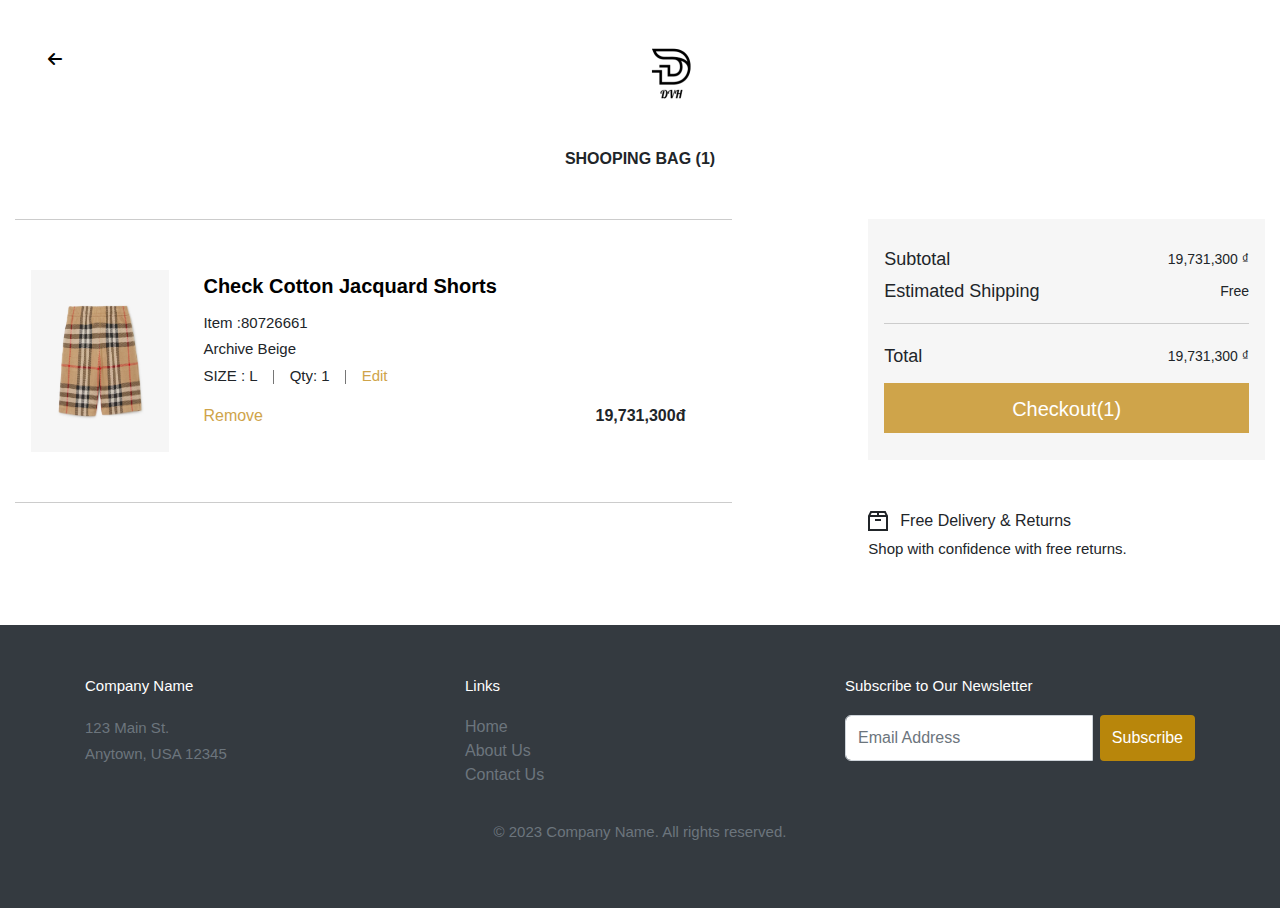
<file: cart.html>
<!doctype html>
<html lang="en">

<head>
  <title>Title</title>
  <!-- Required meta tags -->
  <meta charset="utf-8">
  <meta name="viewport" content="width=device-width, initial-scale=1, shrink-to-fit=no">

  <!-- Bootstrap CSS -->
  <link rel="stylesheet" href="https://stackpath.bootstrapcdn.com/bootstrap/4.3.1/css/bootstrap.min.css"
    integrity="sha384-ggOyR0iXCbMQv3Xipma34MD+dH/1fQ784/j6cY/iJTQUOhcWr7x9JvoRxT2MZw1T" crossorigin="anonymous">
  <link rel="stylesheet" href="assets/css/style.css">
  <link rel="stylesheet" href="icon/css/all.min.css">
</head>

<body>
  <div class="cart">
    <div class="header-cart my-5 d-flex">
      <div class="return pl-5">
        <a href=""><i class="fa-solid fa-arrow-left"></i></a>
      </div>
      <div class="cart-logo m-a text-center">
        <a href="index.html">
          <img src="images/logo/logo.png" alt="">
        </a>
      </div>
    </div>
    <div class="cart-shopping">
      <div class="container-fluid">
        <h1 class="text-center mb-5">SHOOPING BAG (1)</h1>
        <div class="row">
          <div class="col-lg-7">
            <div class="shopping_bag_left">
              <div class="row">
                <div class="col-xs-2 col-sm-2 col-md-2 col-lg-2 ml-3">
                  <div class="product-img">
                    <img src="images/detail/1.jpg" alt="">
                  </div>
                </div>
                <div class="col-xs-9 col-sm-9 col-md-9 col-lg-9 ">
                  <div class="right_name ml-5">
                    <div class="name_product">
                      <a href="">
                        <h2>Check Cotton Jacquard Shorts</h2>
                      </a>
                    </div>
                    <div class="item">
                      <p>Item :<span>80726661</span> </p>
                      <p>Archive Beige</p>
                    </div>
                    <div class="dvh_item d-flex">
                      <p class="dvh_itemGroud mr-3">SIZE : L</p>
                      <p class="dvh_itemGroud mr-3 ml-3">Qty: 1</p>
                      <p class="ml-3"><a class="yellow" data-toggle="modal" data-target="#myModal" href="">Edit</a>
                      <div class="modal" id="myModal">
                        <div class="modal-dialog">
                          <div class="modal-content">
                            <div class="modal-header">
                              <h1 class="modal-title">Edit Item</h1>
                              <button type="button" class="close" data-dismiss="modal">×</button>
                            </div>
                            <div class="modal-body">
                              <div class="container">
                                <div class="row">
                                  <div class="col-xs-5 col-sm-5 col-md-5 col-lg-5">
                                    <img src="images/detail/1.jpg" alt="" width="100%">
                                  </div>
                                  <div class="col-xs-7 col-sm-7 col-md-7 col-lg-7">
                                    <div class="product-content">
                                      <h4 class="product-title">Check Cotton
                                        Jacquard Shorts</h4>
                                      <div class="product-detail bode">
                                        <div class="color-picker__info">
                                          <span class="color-picker__text">Colour
                                            <!-- -->:
                                          </span><span class="color-picker__label">Archive
                                            Beige</span>
                                        </div>
                                        <div class="color-picker__swatch-container">
                                          <div class="color-picker__swatches">
                                            <div class="swatch">
                                              <a role="link" aria-label="Archive beige"
                                                class="swatch__link swatch__link swatch__link--selected"
                                                href="/check-cotton-jacquard-shorts-p80726661">
                                                <span class="swatch__link-color"
                                                  style="background-image: url('images/detail/color1.jpg');">
                                                </span>
                                              </a>
                                            </div>
                                            <div class="swatch">
                                              <a role="link" aria-label="White/dark blue" class="swatch__link"
                                                href="/check-cotton-jacquard-shorts-p80706701">
                                                <span class="swatch__link-color"
                                                  style="background-image: url('images/detail/color2.jpg');">
                                                </span>
                                              </a>
                                            </div>
                                          </div>
                                        </div>
                                      </div>
                                      <div class="size bode">
                                        <div class="detail_size mt-4">
                                          <div class="row">
                                            <div class="col-lg-2">
                                              <p>SIZE :</p>
                                            </div>
                                            <div class="col-lg-10">
                                              <div class="row size_s">
                                                <div class="btn-group btn-group-toggle" data-toggle="buttons">
                                                  <label class="btn btn-outline-dark active">
                                                    <input type="radio" name="options" id="option1" autocomplete="off"
                                                      checked>
                                                    S
                                                  </label>
                                                  <label class="btn btn-outline-dark">
                                                    <input type="radio" name="options" id="option2" autocomplete="off">
                                                    M
                                                  </label>
                                                  <label class="btn btn-outline-dark">
                                                    <input type="radio" name="options" id="option3" autocomplete="off">
                                                    L
                                                  </label>
                                                  <label class="btn btn-outline-dark">
                                                    <input type="radio" name="options" id="option2" autocomplete="off">
                                                    XL
                                                  </label>
                                                  <label class="btn btn-outline-dark">
                                                    <input type="radio" name="options" id="option2" autocomplete="off">
                                                    XXL
                                                  </label>
                                                </div>
                                              </div>
                                            </div>
                                          </div>
                                        </div>
                                      </div>
                                      <div class="purchase-info d-flex save_dvh bode">
                                        <div class="purchase-info bode">
                                          <div class="purchase mt-4">
                                            <p>QUANTITY :</p>
                                            <div class="product-quantity">
                                              <button class="decrease">-</button>
                                              <input type="text" class="quantity" value="1">
                                              <button class="increase">+</button>
                                            </div>
                                          </div>
                                        </div>
                                        <div class="save mt-4">
                                          <button type="button" class="btn btn-outline-warning" data-toggle="button"
                                            aria-pressed="false" autocomplete="off">
                                            Save
                                          </button>
                                        </div>
                                      </div>
                                    </div>
                                  </div>
                                </div>
                              </div>
                            </div>
                          </div>
                        </div>
                      </div>
                      </p>
                    </div>
                    <div class="create_delete d-flex">
                      <div class="delete_product">
                        <a href="">
                          Remove
                        </a>
                      </div>
                      <div class="price">
                        <strong>19,731,300đ</strong>
                      </div>
                    </div>
                  </div>

                </div>

              </div>
            </div>

          </div>
          <div class="col-lg-1"></div>
          <div class="col-lg-4">
            <div class="shopping-bag_columnBlock__aUQEU">
              <div class="shopping-bag_shoppingBagTotals__9AP_7 mb-5">
                <ul>
                  <li class="totals_totalsItem__AQ7UZ">
                    <span class="totals_totalsItemName__S232F">Subtotal</span>
                    <span class="totals_totalsItemValue__NEENh" style="visibility: visible;">‌19,731,300 ₫</span>
                  </li>
                  <li class="totals_totalsItem__AQ7UZ mb-3">
                    <span class="totals_totalsItemName__S232F">Estimated Shipping</span>
                    <span class="totals_totalsItemValue__NEENh">Free</span>
                  </li>
                  <li class="totals_totalsItem__AQ7UZ">
                    <span class="totals_totalsItemName__S232F">Total</span>
                    <span class="totals_totalsItemValue__NEENh" style="visibility: visible;">‌19,731,300 ₫</span>
                  </li>
                </ul>
                <div class="default-cta-button_checkoutButtonWrapper__mq0PV">
                  <a href="payment.html">
                    <button class=" css-1at524u e6yz8z0" type="button">Checkout(1)</button>
                  </a>

                </div>
              </div>
            </div>
            <div class="shopping-bag_columnBlock__aUQEU">
              <div class="delivery-and-returns_deliveryAndReturns__bkhnu shopping-bag_deliveryAndReturns__Cqe8g">
                <div class="default_deliveryAndReturnsTitle__z6atJ d-flex">
                  <span class="icon icon--glyph-delivery icon--size-none">
                    <svg class="icon__content" viewBox="0 0 1 1" focusable="false" width="20" height="20">
                      <title>delivery</title>
                      <path
                        d="M.06.12L0 .24V1h1V.24L.94.12.88 0H.12L.06.12m.1.03A.52.52 0 00.13.2h.32V.1H.18L.16.15m.39 0V.2h.32L.845.15.82.1H.55v.05M0 .62V.43v.19M.1.6v.3h.8V.3H.1v.3M.35.45V.5h.3V.4h-.3v.05"
                        fill="currentColor" fill-rule="evenodd"></path>
                    </svg></span>
                  <h2 class="default_deliveryAndReturnsTitleText__i89oh typography--l3">Free delivery
                    &amp; returns</h2>
                </div>
                <p class="mt-1">Shop with confidence
                  with free returns.</p>
              </div>
            </div>
          </div>
        </div>
      </div>
    </div>
  </div>
  <footer class="bg-dark text-white mt-5">
    <div class="container py-5">
      <div class="row">
        <div class="col-md-4">
          <h5>Company Name</h5>
          <p class="text-muted">123 Main St.<br>Anytown, USA 12345</p>
        </div>
        <div class="col-md-4">
          <h5>Links</h5>
          <ul class="list-unstyled text-small">
            <li><a class="text-muted" href="#">Home</a></li>
            <li><a class="text-muted" href="#">About Us</a></li>
            <li><a class="text-muted" href="contact.html">Contact Us</a></li>
          </ul>
        </div>
        <div class="col-md-4">
          <h5>Subscribe to Our Newsletter</h5>
          <form action="#" method="post">
            <div class="input-group footer-submid mb-3">
              <input type="email" class="form-control" placeholder="Email Address" aria-label="Email Address"
                aria-describedby="button-addon2">
              <button class="btn btn-primary" type="submit" id="button-addon2">Subscribe</button>
            </div>
          </form>
        </div>
      </div>
      <div class="row mt-3">
        <div class="col-md-12 text-center">
          <p class="text-muted">&copy; 2023 Company Name. All rights reserved.</p>
        </div>
      </div>
    </div>
  </footer>
  <div class="back-to-top">
    <button onclick="topFunction()" id="myBtn" title="Go to top">
      <i class="fa-solid fa-jet-fighter-up"></i>
    </button>
  </div>
  <script src="https://code.jquery.com/jquery-3.3.1.slim.min.js"
    integrity="sha384-q8i/X+965DzO0rT7abK41JStQIAqVgRVzpbzo5smXKp4YfRvH+8abtTE1Pi6jizo" crossorigin="anonymous">
    </script>
  <script src="https://cdnjs.cloudflare.com/ajax/libs/popper.js/1.14.7/umd/popper.min.js"
    integrity="sha384-UO2eT0CpHqdSJQ6hJty5KVphtPhzWj9WO1clHTMGa3JDZwrnQq4sF86dIHNDz0W1" crossorigin="anonymous">
    </script>
  <script src="assets/js/bootstrap.min.js"></script>

  <script src="assets/slick/slick.min.js"></script>
  <script src="assets/js/script.js"></script>

</body>

</html>
</file>
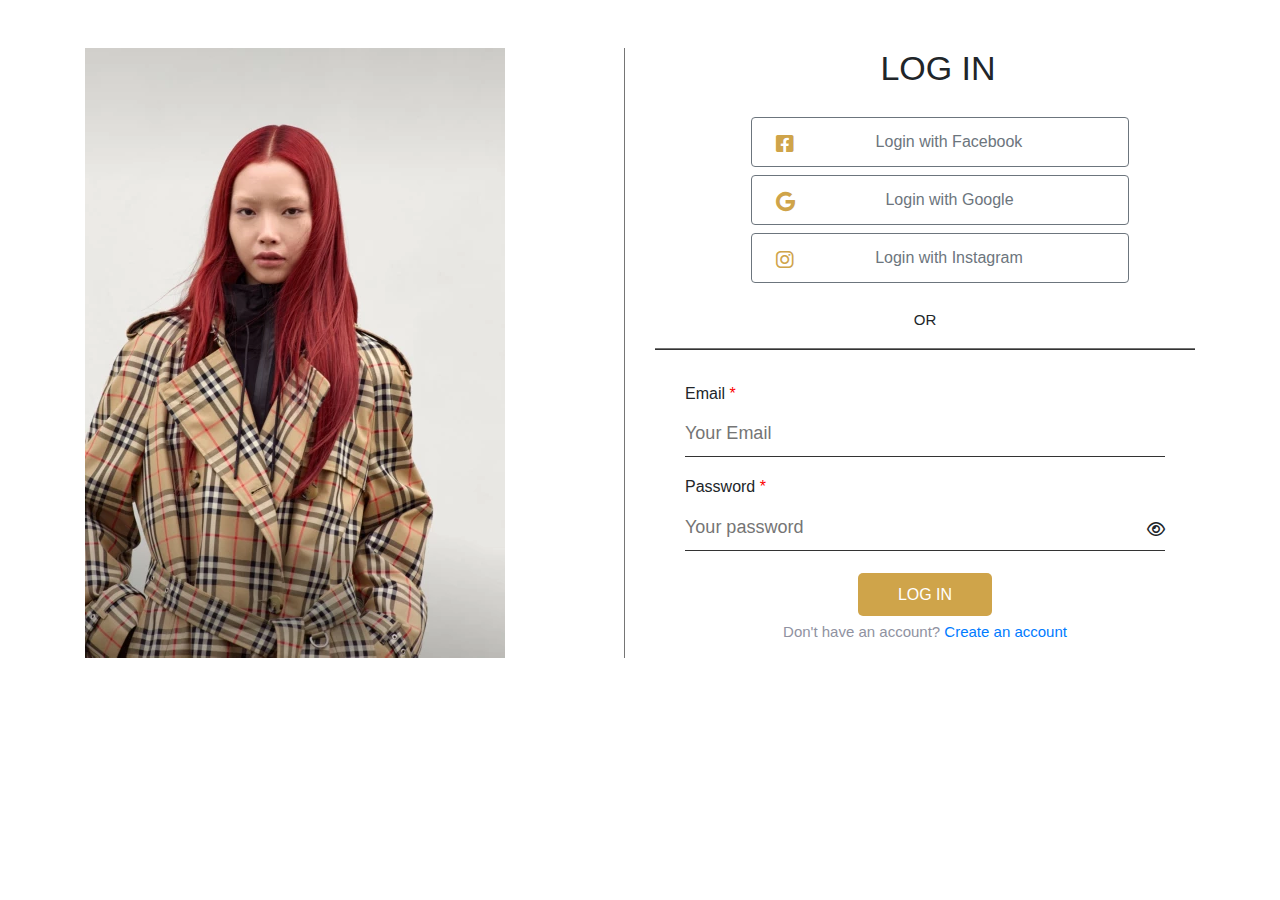
<file: login.html>
<!doctype html>
<html lang="en">

<head>
  <title>Title</title>
  <!-- Required meta tags -->
  <meta charset="utf-8">
  <meta name="viewport" content="width=device-width, initial-scale=1, shrink-to-fit=no">

  <!-- Bootstrap CSS -->
  <link rel="stylesheet" href="https://stackpath.bootstrapcdn.com/bootstrap/4.3.1/css/bootstrap.min.css"
    integrity="sha384-ggOyR0iXCbMQv3Xipma34MD+dH/1fQ784/j6cY/iJTQUOhcWr7x9JvoRxT2MZw1T" crossorigin="anonymous">
  <link rel="stylesheet" href="assets/css/style.css">
  <link rel="stylesheet" href="icon/css/all.min.css">
</head>

<body>
  <div class="mt-5 mb-5">
    <div class="container">
      <div class="row">
        <div class="col-lg-6">
          <div class="left-login">
            <img src="images/login/1.webp" alt="">
          </div>
        </div>
        <div class="col-lg-6">
          <div class="w-full login text-center">
            <h2>LOG IN</h2>
          </div>
          <div class="form-group">
            <div class="w-full text-center mb-2">
              <a href="https://www.facebook.com/"
                class="btn btn-default border-secondary  px-4 bg-white text-primary w-full flex flex-wrap">
                <span class="inline">
                  <i class="fa-brands fa-square-facebook"></i>
                </span>
                <span class="inline text-sm text-secondary " style="text-transform: none">
                  Login with Facebook
                </span>
              </a>
            </div>
            <div class="w-full text-center mb-2">
              <a href="https://www.instagram.com/accounts/login/"
                class="btn btn-default border-secondary  px-4 bg-white text-primary w-full flex flex-wrap">
                <span class="inline">
                  <i class="fa-brands fa-google"></i>
                </span>
                <span class="inline text-sm text-secondary " style="text-transform: none">
                  Login with Google
                </span>
              </a>
            </div>
            <div class="w-full text-center mb-2">
              <a href="https://accounts.google.com/v3/signin/identifier?hl=vi&ifkv=AXo7B7XV2cZQHChKWP76DzM43O62cHvTsmNjQYg3XKZ69WFc_YEo1FRq6jf91cTf9g9B5xrT09N7cg&flowName=GlifWebSignIn&flowEntry=ServiceLogin&dsh=S135117182%3A1692766693622293"
                class="btn btn-default border-secondary  px-4 bg-white text-primary w-full flex flex-wrap">
                <span class="inline">
                  <i class="fa-brands fa-instagram"></i>
                </span>
                <span class="inline text-sm text-secondary " style="text-transform: none">
                  Login with Instagram
                </span>
              </a>
            </div>
            <div class="w-full text-center or mt-4">
              <span></span>
              <p>OR</p>
              <span></span>
            </div>
          </div>
          <div class="container">
            <div class="text-center">
              <div class="col-lg-12">
                <div class="login-txt">
                  <div class="form-group login-dvh-rua">
                    <label for="txt" class="required">Email </label>
                    <input name="email" id="txt" type="email" placeholder="Your Email" required="">
                  </div>
                  <div class="form-group login-dvh-rua pt-3">
                    <label for="txt" class="required mm">Password</label>
                    <div class="d-flex">
                      <input type="password" name="password" placeholder="Your password" required="" id="myInput">
                      <div class="eye ff" onclick="myFunction()">
                        <i id="hide2" class="fa-regular fa-eye-slash"></i>
                        <i id="hide1" class="fa-regular fa-eye"></i>
                      </div>
                    </div>

                  </div>
                </div>
                <div class="DN">
                  <a href="index.php">
                    LOG IN
                  </a>
                </div>
                <p class="account">Don't have an account?
                  <a href="register.php" class="d-inline-block">Create an account</a>
                </p>
              </div>
            </div>
          </div>
        </div>
      </div>

    </div>
  </div>
  <script src="https://code.jquery.com/jquery-3.3.1.slim.min.js"
    integrity="sha384-q8i/X+965DzO0rT7abK41JStQIAqVgRVzpbzo5smXKp4YfRvH+8abtTE1Pi6jizo" crossorigin="anonymous">
    </script>
  <script src="https://cdnjs.cloudflare.com/ajax/libs/popper.js/1.14.7/umd/popper.min.js"
    integrity="sha384-UO2eT0CpHqdSJQ6hJty5KVphtPhzWj9WO1clHTMGa3JDZwrnQq4sF86dIHNDz0W1" crossorigin="anonymous">
    </script>
  <script src="https://stackpath.bootstrapcdn.com/bootstrap/4.3.1/js/bootstrap.min.js"
    integrity="sha384-JjSmVgyd0p3pXB1rRibZUAYoIIy6OrQ6VrjIEaFf/nJGzIxFDsf4x0xIM+B07jRM" crossorigin="anonymous">
    </script>
  <script src="assets/js/script.js"></script>
</body>

</html>
</file>
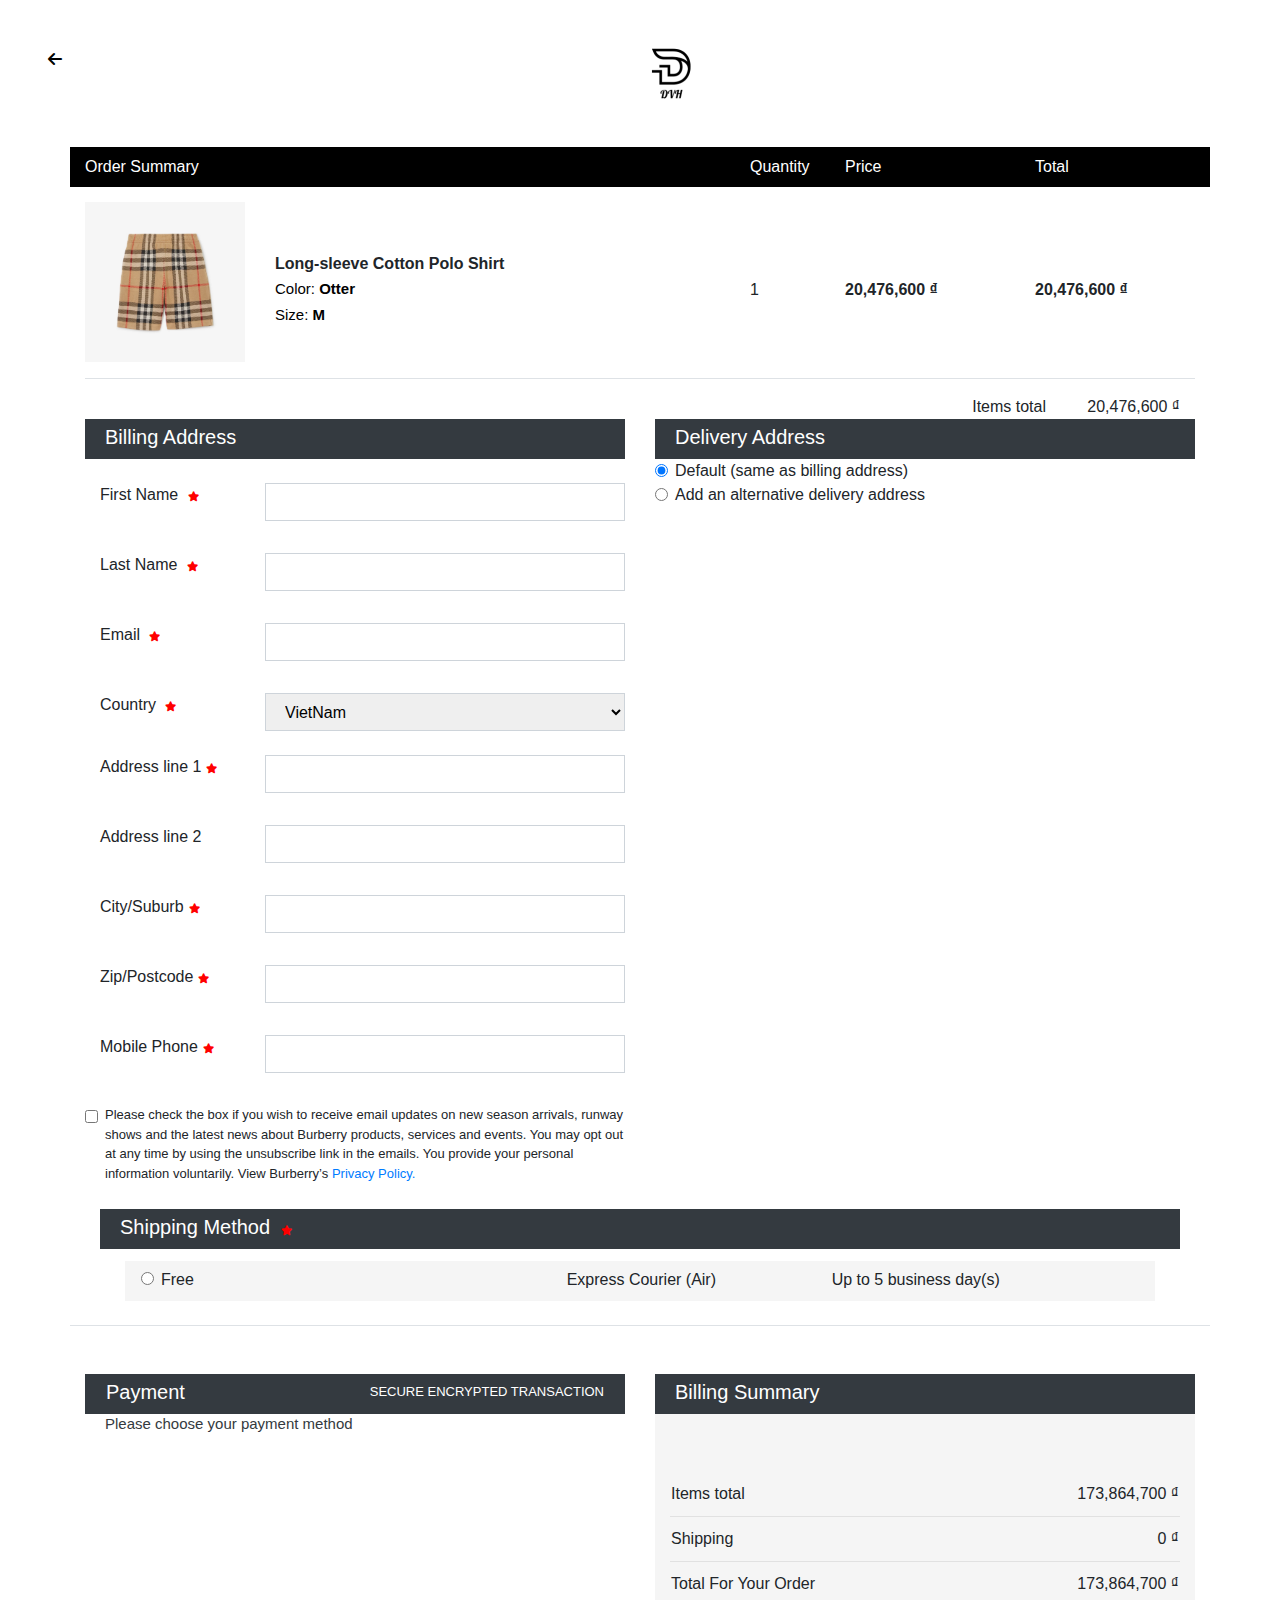
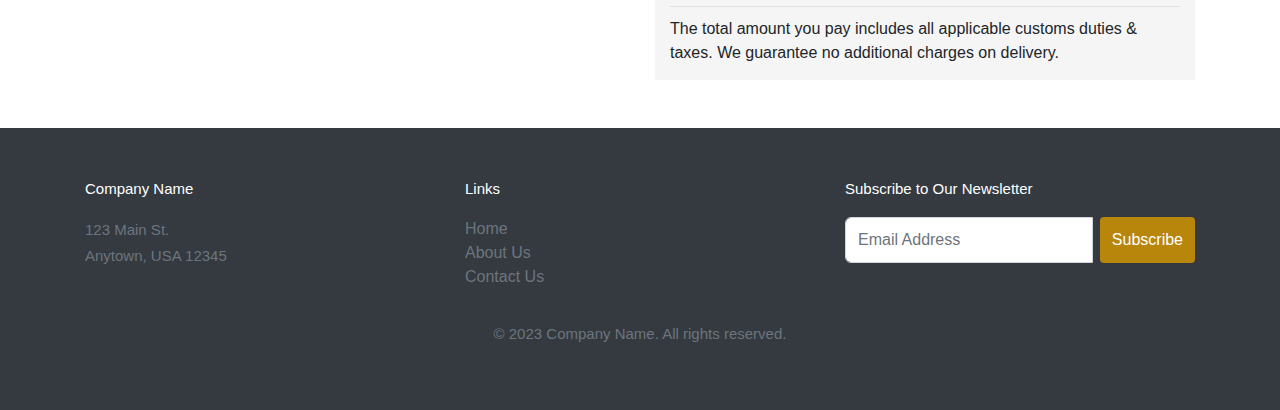
<file: payment.html>
<!doctype html>
<html lang="en">

<head>
  <title>Title</title>
  <meta charset="utf-8">
  <meta name="viewport" content="width=device-width, initial-scale=1, shrink-to-fit=no">
  <link rel="stylesheet" href="assets/css/bootstrap.min.css">
  <link rel="stylesheet" href="assets/css/style.css">
  <link rel="stylesheet" href="icon/css/all.min.css">
  <link rel="stylesheet" href="assets/slick/slick.css">
  <link rel="stylesheet" href="assets/slick/slick-theme.css">
</head>

<body>
  <div class="cart">
    <div class="header-cart my-5 d-flex">
      <div class="return pl-5">
        <a href=""><i class="fa-solid fa-arrow-left"></i></a>
      </div>
      <div class="cart-logo m-a text-center">
        <a href="index.html">
          <img src="images/logo/logo.png" alt="">
        </a>
      </div>
    </div>
    <div class="global">
      <div class="container">
        <div class="row sectionheader">
          <div class="col-xs-12 col-sm-7 col-md-7"><span>Order Summary</span></div>
          <div class="col-xs-1 col-sm-1 col-md-1">Quantity</div>
          <div class="col-xs-2 col-sm-2 col-md-2">Price</div>
          <div class="col-md-2">Total</div>
        </div>
        <div class="product-global border-bottom mb-3">
          <div class="row ">
            <div class="col-xs-4 col-sm-2 col-md-2 mb-3">
              <img src="images/detail/1.jpg" alt="" width="100%">
            </div>
            <div class="col-xs-8 col-sm-5 col-md-5 valign-table">
              <div class="valign-cell product-ncs">
                <div class="name-product">
                  <strong>Long-sleeve Cotton Polo Shirt</strong>
                </div>
                <div class="color-product">
                  <p>Color: <strong>Otter</strong></p>
                </div>
                <div class="size-product">
                  <p>Size: <strong>M</strong></p>
                </div>
              </div>
            </div>
            <div class="col-xs-2 valign-table col-md-1 col-sm-1">
              <div class="valign-cell product-qty">1</div>
            </div>
            <div class="col-xs-2 valign-table col-md-2 col-sm-2">
              <div class="valign-cell product-price">20,476,600 ₫</div>
            </div>
            <div class="col-xs-12 valign-table col-md-2 col-sm-2 ">
              <div class="valign-cell product-price">
                <div class="hidden-xs">
                  20,476,600 ₫
                </div>
              </div>
            </div>
          </div>
        </div>

        <div id="itemsTotal" class="d-flex justify-content-end" width="100%">
          <div class="col-xs-5 col-md-2  minitotals-col-caption">Items total</div>
          <div class="col-xs-6 col-md-1  minitotals-col-price">20,476,600 ₫</div>
        </div>
      </div>
    </div>
    <div class="container">
      <form>
        <div class="row">

          <div class="col-md-6 col-xs-12">
            <div class="billing bg-dark">
              Billing Address
            </div>
            <div class="address-form mt-4">
              <div class="form-group">
                <label for="exampleInputEmail1" class="col-lg-4">First Name <i class="fa-sharp fa-solid fa-star"
                    style="color: #ff0000;font-size: 10px;margin-left: 5px;"></i></label>
                <input type="text" class="form-control col-lg-8" id="exampleInputEmail1">
              </div>
              <div class="form-group">
                <label for="exampleInputEmail1" class="col-lg-4">Last Name <i class="fa-sharp fa-solid fa-star"
                    style="color: #ff0000;font-size: 10px;margin-left: 5px;"></i></label>
                <input type="text" class="form-control col-lg-8" id="exampleInputEmail1">
              </div>
              <div class="form-group">
                <label for="exampleInputEmail1" class="col-lg-4">Email <i class="fa-sharp fa-solid fa-star"
                    style="color: #ff0000;font-size: 10px;margin-left: 5px;"></i></label>
                <input type="text" class="form-control col-lg-8" id="exampleInputEmail1">
              </div>
              <div class="input-group mb-4">
                <label for="exampleInputEmail1" class="col-lg-4">Country <i class="fa-sharp fa-solid fa-star"
                    style="color: #ff0000;font-size: 10px;margin-left: 5px;"></i></label>
                <select class="form-select col-lg-8" id="inputGroupSelect01">
                  <option value="">VietNam</option>
                </select>
              </div>
              <div class="form-group">
                <label for="exampleInputEmail1" class="col-lg-4">Address line 1<i class="fa-sharp fa-solid fa-star"
                    style="color: #ff0000;font-size: 10px;margin-left: 5px;"></i></label>
                <input type="text" class="form-control col-lg-8" id="exampleInputEmail1">
              </div>
              <div class="form-group">
                <label for="exampleInputEmail1" class="col-lg-4">Address line 2</label>
                <input type="text" class="form-control col-lg-8" id="exampleInputEmail1">
              </div>
              <div class="form-group">
                <label for="exampleInputEmail1" class="col-lg-4">City/Suburb<i class="fa-sharp fa-solid fa-star"
                    style="color: #ff0000;font-size: 10px;margin-left: 5px;"></i></label>
                <input type="text" class="form-control col-lg-8" id="exampleInputEmail1">
              </div>
              <div class="form-group">
                <label for="exampleInputEmail1" class="col-lg-4">Zip/Postcode<i class="fa-sharp fa-solid fa-star"
                    style="color: #ff0000;font-size: 10px;margin-left: 5px;"></i></label>
                <input type="text" class="form-control col-lg-8" id="exampleInputEmail1">
              </div>
              <div class="form-group">
                <label for="exampleInputEmail1" class="col-lg-4">Mobile Phone<i class="fa-sharp fa-solid fa-star"
                    style="color: #ff0000;font-size: 10px;margin-left: 5px;"></i></label>
                <input type="text" class="form-control col-lg-8" id="exampleInputEmail1">
              </div>
              <div class="form-check rules">
                <input class="form-check-input" type="checkbox" value="" id="defaultCheck1">
                <label class="form-check-label" for="defaultCheck1">
                  Please check the box if you wish to receive email updates on new season arrivals,
                  runway shows and the latest news about Burberry products, services and events.
                  You may opt out at any time by using the unsubscribe link in the emails.
                  You provide your personal information voluntarily. View Burberry’s <a href="">Privacy Policy.</a>
                </label>
              </div>
            </div>
          </div>
          <div class="col-md-6">
            <div class="billing bg-dark">
              Delivery Address
            </div>
            <div class="address-form">
              <div class="form-check">
                <input class="form-check-input" type="radio" name="exampleRadios" id="exampleRadios1" value="option1"
                  checked>
                <label class="form-check-label" for="exampleRadios1">
                  Default (same as billing address)
                </label>
              </div>
              <div class="form-check">
                <input class="form-check-input" type="radio" name="exampleRadios" id="exampleRadios2" value="option2">
                <label class="form-check-label" for="exampleRadios2">
                  Add an alternative delivery address
                </label>
              </div>
            </div>
          </div>
        </div>

      </form>
    </div>
    <div class="container border-bottom">
      <div class="col-lg-12">
        <div class="billing bg-dark mt-4">
          Shipping Method <i class="fa-sharp fa-solid fa-star"
            style="color: #ff0000;font-size: 10px;margin-left: 5px;"></i>
        </div>
      </div>
      <div class="shipping mb-4">
        <div class="row">
          <div class="s-col text-left col-lg-5">
            <div class="form-check ml-3">
              <input class="form-check-input " type="radio" name="exampleRadios" id="exampleRadios2" value="option2">
              <label class="form-check-label" for="exampleRadios2">
                Free
              </label>
            </div>
          </div>
          <div class="s-col text-left col-lg-3">
            Express Courier (Air)
          </div>

          <div class="s-col text-left col-lg-4">
            Up to 5 business day(s)
          </div>
        </div>
      </div>
    </div>
    <div class="container mt-5">
      <div class="row">

        <div class="col-md-6 col-xs-12">
          <div class="billing bg-dark">
            <div class="row justify-content-between align-items-center">
              <div class="pay ml-3">
                Payment
              </div>
              <div class="pay-s mr-3">
                SECURE ENCRYPTED TRANSACTION
              </div>
            </div>
            <p class="text-dark mt-1">Please choose your payment method</p>
          </div>
        </div>
        <div class="col-md-6">
          <div class="billing bg-dark">
            Billing Summary
          </div>
          <div class="form-horizontal box-inner " id="totalsContainer">
            <div class="row mt-5 justify-content-between">
              <div class="col-xs-8 ml-3 totals-col-caption">
                Items total
              </div>
              <div class="col-xs-4 mr-3 totals-col-price"> 173,864,700 ₫ </div>
            </div>
            <div class="total-seperator"></div>
            <div class="row justify-content-between">
              <div class="col-xs-8 ml-3 totals-col-caption">
                Shipping
              </div>
              <div class="col-xs-4 mr-3 totals-col-price"> 0 ₫ </div>
            </div>
            <div class="total-seperator"></div>
            <div class="row totals-row-summary justify-content-between">
              <div class="col-xs-8 ml-3 totals-col-caption">
                Total For Your Order
              </div>
              <div class="col-xs-4 mr-3 totals-col-price"> 173,864,700 ₫ </div>
            </div>
            <div class="total-seperator"></div>
            <div class="total-text">
              The total amount you pay includes all applicable customs duties & taxes. We guarantee no additional
              charges on delivery.
            </div>
          </div>
        </div>
      </div>
    </div>
  </div>
  <footer class="bg-dark text-white mt-5">
    <div class="container py-5">
      <div class="row">
        <div class="col-md-4">
          <h5>Company Name</h5>
          <p class="text-muted">123 Main St.<br>Anytown, USA 12345</p>
        </div>
        <div class="col-md-4">
          <h5>Links</h5>
          <ul class="list-unstyled text-small">
            <li><a class="text-muted" href="#">Home</a></li>
            <li><a class="text-muted" href="#">About Us</a></li>
            <li><a class="text-muted" href="contact.html">Contact Us</a></li>
          </ul>
        </div>
        <div class="col-md-4">
          <h5>Subscribe to Our Newsletter</h5>
          <form action="#" method="post">
            <div class="input-group footer-submid mb-3">
              <input type="email" class="form-control" placeholder="Email Address" aria-label="Email Address"
                aria-describedby="button-addon2">
              <button class="btn btn-primary" type="submit" id="button-addon2">Subscribe</button>
            </div>
          </form>
        </div>
      </div>
      <div class="row mt-3">
        <div class="col-md-12 text-center">
          <p class="text-muted">&copy; 2023 Company Name. All rights reserved.</p>
        </div>
      </div>
    </div>
  </footer>
  <div class="back-to-top">
    <button onclick="topFunction()" id="myBtn" title="Go to top">
      <i class="fa-solid fa-jet-fighter-up"></i>
    </button>
  </div>
  <script src="https://code.jquery.com/jquery-3.3.1.slim.min.js"
    integrity="sha384-q8i/X+965DzO0rT7abK41JStQIAqVgRVzpbzo5smXKp4YfRvH+8abtTE1Pi6jizo" crossorigin="anonymous">
    </script>
  <script src="https://cdnjs.cloudflare.com/ajax/libs/popper.js/1.14.7/umd/popper.min.js"
    integrity="sha384-UO2eT0CpHqdSJQ6hJty5KVphtPhzWj9WO1clHTMGa3JDZwrnQq4sF86dIHNDz0W1" crossorigin="anonymous">
    </script>
  <script src="assets/js/bootstrap.min.js"></script>

  <script src="assets/slick/slick.min.js"></script>
  <script src="assets/js/script.js"></script>

</body>

</html>
</file>
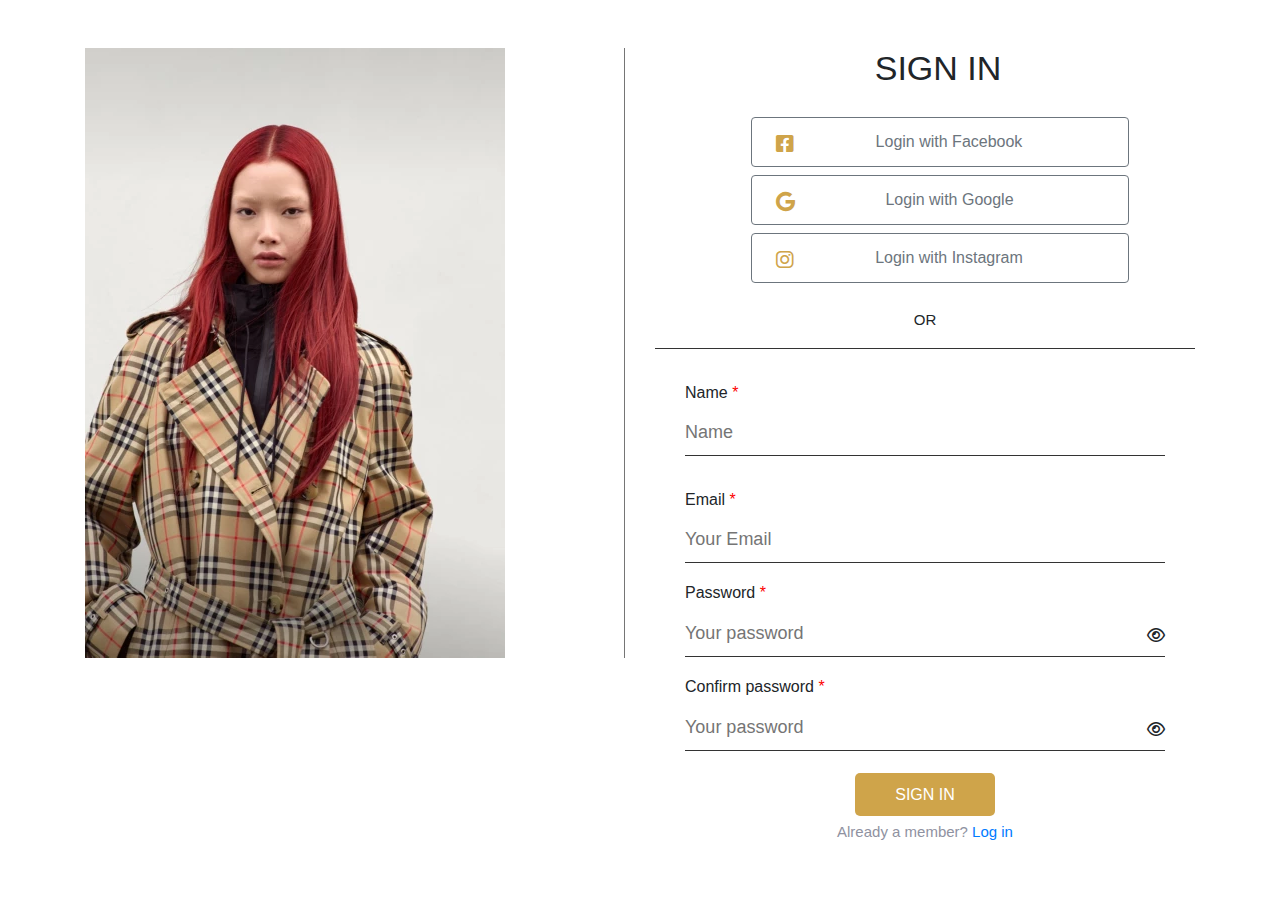
<file: register.html>
<!doctype html>
<html lang="en">

<head>
  <title>Title</title>
  <!-- Required meta tags -->
  <meta charset="utf-8">
  <meta name="viewport" content="width=device-width, initial-scale=1, shrink-to-fit=no">

  <!-- Bootstrap CSS -->
  <link rel="stylesheet" href="https://stackpath.bootstrapcdn.com/bootstrap/4.3.1/css/bootstrap.min.css"
    integrity="sha384-ggOyR0iXCbMQv3Xipma34MD+dH/1fQ784/j6cY/iJTQUOhcWr7x9JvoRxT2MZw1T" crossorigin="anonymous">
  <link rel="stylesheet" href="assets/css/style.css">
  <link rel="stylesheet" href="icon/css/all.min.css">
</head>

<body>

  <!-- Optional JavaScript -->
  <!-- jQuery first, then Popper.js, then Bootstrap JS -->
  <div class="mt-5 mb-5">
    <div class="container">
      <div class="row">
        <div class="col-lg-6">
          <div class="left-login">
            <img src="images/login/1.webp" alt="">
          </div>
        </div>
        <div class="col-lg-6">
          <div class="w-full login text-center">
            <h2>SIGN IN</h2>
          </div>
          <div class="form-group">
            <div class="w-full text-center mb-2">
              <a href="https://www.facebook.com/"
                class="btn btn-default border-secondary  px-4 bg-white text-primary w-full flex flex-wrap">
                <span class="inline">
                  <i class="fa-brands fa-square-facebook"></i>
                </span>
                <span class="inline text-sm text-secondary " style="text-transform: none">
                  Login with Facebook
                </span>
              </a>
            </div>
            <div class="w-full text-center mb-2">
              <a href="https://www.instagram.com/accounts/login/"
                class="btn btn-default border-secondary  px-4 bg-white text-primary w-full flex flex-wrap">
                <span class="inline">
                  <i class="fa-brands fa-google"></i>
                </span>
                <span class="inline text-sm text-secondary " style="text-transform: none">
                  Login with Google
                </span>
              </a>
            </div>
            <div class="w-full text-center mb-2">
              <a href="https://accounts.google.com/v3/signin/identifier?hl=vi&ifkv=AXo7B7XV2cZQHChKWP76DzM43O62cHvTsmNjQYg3XKZ69WFc_YEo1FRq6jf91cTf9g9B5xrT09N7cg&flowName=GlifWebSignIn&flowEntry=ServiceLogin&dsh=S135117182%3A1692766693622293"
                class="btn btn-default border-secondary  px-4 bg-white text-primary w-full flex flex-wrap">
                <span class="inline">
                  <i class="fa-brands fa-instagram"></i>
                </span>
                <span class="inline text-sm text-secondary " style="text-transform: none">
                  Login with Instagram
                </span>
              </a>
            </div>
            <div class="w-full text-center mt-4">
              <p>OR</p>
            </div>
          </div>
          <div class="container">
            <div class="text-center">
              <div class="col-lg-12">
                <div class="login-txt">
                  <div class="form-group login-dvh-rua">
                    <label for="txt" class="required">Name </label>
                    <input name="name" id="txt" type="text" placeholder="Name" required="">
                  </div>
                  <!-- <p>Mời bạn nhập tên</p> -->
                  <div class="form-group login-dvh-rua">
                    <label for="txt" class="required">Email </label>
                    <input name="email" id="txt" type="email" placeholder="Your Email" required="">
                  </div>
                  <div class="form-group login-dvh-rua pt-3">
                    <label for="txt" class="required mm">Password</label>
                    <div class="d-flex">
                      <input type="password" name="password" placeholder="Your password" required="" id="myInput">
                      <div class="eye ff" onclick="myFunction()">
                        <i id="hide2" class="fa-regular fa-eye-slash"></i>
                        <i id="hide1" class="fa-regular fa-eye"></i>
                      </div>
                    </div>

                  </div>
                  <div class="form-group login-dvh-rua pt-3">
                    <label for="txt" class="required mm">Confirm password</label>
                    <div class="d-flex">
                      <input type="password" name="password" placeholder="Your password" required="" id="myInputs">
                      <div class="eyes ff" onclick="myFunctions()">
                        <i id="hide4" class="fa-regular fa-eye-slash"></i>
                        <i id="hide3" class="fa-regular fa-eye"></i>
                      </div>
                    </div>


                  </div>
                </div>
                <div class="DN">
                  <a href="">
                    SIGN IN
                  </a>
                </div>
                <p class="account">Already a member?
                  <a href="login.php" class="d-inline-block">Log in</a>
                </p>
              </div>
            </div>
          </div>
        </div>
      </div>
    </div>
  </div>
  <script src="https://code.jquery.com/jquery-3.3.1.slim.min.js"
    integrity="sha384-q8i/X+965DzO0rT7abK41JStQIAqVgRVzpbzo5smXKp4YfRvH+8abtTE1Pi6jizo" crossorigin="anonymous">
    </script>
  <script src="https://cdnjs.cloudflare.com/ajax/libs/popper.js/1.14.7/umd/popper.min.js"
    integrity="sha384-UO2eT0CpHqdSJQ6hJty5KVphtPhzWj9WO1clHTMGa3JDZwrnQq4sF86dIHNDz0W1" crossorigin="anonymous">
    </script>
  <script src="https://stackpath.bootstrapcdn.com/bootstrap/4.3.1/js/bootstrap.min.js"
    integrity="sha384-JjSmVgyd0p3pXB1rRibZUAYoIIy6OrQ6VrjIEaFf/nJGzIxFDsf4x0xIM+B07jRM" crossorigin="anonymous">

    </script>
  <script src="assets/js/script.js"></script>

</body>

</html>
</file>
<file: assets/css/style.css>
* {
	padding: 0;
	margin: 0;
	box-sizing: border-box;
}

body {
	/* font-family: 'Franklin Gothic Medium', 'Arial Narrow', Arial, sans-serif; */
	font-family: Arial, Helvetica, sans-serif !important;
}
li{
    list-style:none;
}

p {
	margin-top: 0;
	margin-bottom: 1rem;
}
header.active {
    background-color: white !important;
}
.menu-toggle i,
.login i {
	font-size: 25px;
}

.menu-toggle {
	display: none;
	cursor: pointer;
}

p,
h5 {
	font-size: 15px;
	line-height: 1.75em;
	margin: 0 0 15px;
}

header {
	position: fixed;
	top: 0;
	right: 0;
	left: 0;
	z-index: 999;
}

.header-bg {
	background-color: transparent;
}

.navbar {
	padding: 0;
}
header.active,
.sticky {
	background-color: #fff;
}

.pro-re {
	position: relative;
}

.header-menu ul {
	margin-left: 40px;
}

.header-menu ul li a {
	margin-right: 12px;
}

.header-menu ul li a:hover {
	color: #CFA44A;
}
.z-dvh {
    position:relative;
    z-index: 99;
}
.avatar-login{
    width: 50px;
    height: 50px;
    border-radius: 50%;
    margin-top: -11px;
}
.project-name{
    margin: 6rem;
}
.e28jal2h{
    text-transform: capitalize;
}
.drop-project{
    position: absolute;
    background: #fff;
    right: 0;
    top: 100%;
    opacity: 0;
    visibility: hidden;

}
.logout{
    height:100%;
}
.project-name h2 {
    font-size: 2.4rem;
    line-height: 3.2rem;
    margin-bottom: 0.8rem;
    font-weight: 500;
    color: #000;
    text-transform: capitalize;
}
.megamenu {
	position: absolute;
	background-color: #fff;
	left: 0;
	top: 0;
	opacity: 0;
	visibility: hidden;
}
.logout:hover .drop-project,
.menu-main .menu-dow:hover .megamenu {
	opacity: 1;
	visibility: visible;
}
.megamenu ul{
    margin-top:100px;
}
.mt-22 {
	margin-top: 22px;
}
.error-login{
    color:red;
}
.search-container {
	color: #000;
}
.logo-page{
    z-index: 99;
}
.menu_mobile_icon i{
    font-size: 25px;
    margin-top: 5px;
	cursor: pointer;
}
.css-zga3ms {
    border: 1px solid #000;
    padding: 2rem 1.6rem;
}
.css-1m8o5e-HTMLReactParser {
    width: 100%;
    max-width: 140rem;
    margin: 3.2rem 0;
    table-layout: fixed;
    font-size: 1.4rem;
}
button#btnPay{
    color: #fff;
    background-color: #262626;
    border: none;
    border-radius: 0;
    text-transform: uppercase;
    font-size: 17px!important;
    font-weight: 500;
    letter-spacing: 0;
    line-height: 24px;
}
.css-q6k8uw {
    margin-bottom: 1.6rem;
    font-size: 15px;
    letter-spacing: 0;
    line-height: 2rem;
    text-transform: none;
    font-weight: 400;
    list-style-type: disc;
}
.css-1l7i705-HTMLReactParser {
    list-style-type: disc;
    width: 100%;
    max-width: 89.5rem;
    padding-left: 2rem;
    margin: 2.4rem 0;
}
.delete_product a{
	color: #CFA44A;
}
.css-1go60hf {
    width: 100%;
    text-align: center;
    line-height: 2.4rem;
    font-weight: 500;
}
.css-a6b2uh {
    font-size: 1.4rem;
    letter-spacing: 0;
    line-height: 2rem;
    font-weight: 700;
    margin-bottom: 4.8rem;
    font-weight: 500;
}
.bt-search{
    background-color: transparent;
    padding: 0;
}
.pay-checkout img {
    border: 1px solid #000;
}
.search-container i {
	font-size: 25px;
	margin-top: 13px;
	cursor: pointer;
}
.provacy,
.privacy{
    font-size: 2.4rem;
    line-height: 3.2rem;
    margin-top: 9.2rem;
    margin-bottom: 5.4rem;
}
.check_tt{
    margin-top: 15px;
}
.check_tt input{
    margin-top: 11px;
}
.check_tt label{
    color: #000;
    font-size: 15px;
}
.m-w {
	min-width: 66rem;
	border: none;
	border-radius: 0;
	left: 0;
	right: 0;
}

.login span {
	font-size: 15px;
}

.search {
	position: absolute;
	top: 100%;
	background-color: #fff;
	left: 0;
	width: 100%;
	display: none;
}

.search.active {
	display: block;
}

.search-container .fa-times {
	display: none;
}

.search-container.active .fa-search {
	display: none;
}

.search-container.active .fa-times {
	display: block;
}

.carts a {
	color: #000;

}

.search i {
	color: #000;
	font-size: 19px;
	padding-top: 13px;
}

.search-dvh {
	border-bottom: 1px solid #000;
}

.search input {
	background: transparent;
	border: 0;
	border-radius: 0;
	box-shadow: none;
	color: #000;
	font-size: 18px;
	font-weight: 200;
	height: 45px;
	width: 100%;
	outline: 0;
}

.search-input::placeholder {
	color: #fff;
}

.dropdown {
	position: unset;
}

.dropdown-item.active,
.dropdown-item:active {
	color: #fff;
	text-decoration: none;
	background-color: transparent !important;
}

.dropdown-menu {
	margin: 0;
}

.login {
	margin-left: 26px;
	border-radius: 4px;

}

.dip-menu {
	list-style: none;
	display: flex;
	flex-direction: column;
	padding: 15px 0;
}

.dip-menu a {
	color: #000;
}

.dip-menu a:hover {
	text-decoration: none
}

.login p,
.login a {
	color: #000;
}

.back-to-top #myBtn {
	display: none;
	position: fixed;
	bottom: 20px;
	right: 30px;
	z-index: 99;
	font-size: 18px;
	border: none;
	outline: none;
	background-color: #757575;
	color: #fff;
	cursor: pointer;
	padding: 7px 12px;
	border-radius: 50%;
}

.back-to-top #myBtn:hover {
	background-color: #000;
}

.form-group a {
	width: 70%;
	margin-left: 30px;
	padding: 12px 0;
}

.inline i {
	color: #CFA44A;
	;
	font-size: 20px;
	float: left;
	padding-top: 4px;
}

.login h2 {
	font-size: 34px;
	padding-bottom: 20px;
}

.left-login {
	border-right: 1px solid #757575;
}

.or {
	border-bottom: 1px solid #757575;
}

.form-group {
	margin-bottom: 2rem;
	border-bottom: 1px solid #333;
}

.form-group label {
	margin-bottom: 5px;
	float: left;
}

.required:after {
	color: rgb(252, 0, 0);
	content: " *";
}
.pay-momo{
    background-color: transparent;
}
.contact-dvh input,
.login-dvh-rua input,
textarea {
	background: #fff;
	border: 0;
	border-radius: 0;
	box-shadow: none;
	color: #8f92a1;
	font-size: 18px;
	font-weight: 200;
	height: 45px;
	width: 100%;
	outline: 0;
    padding:0;
}

.mm {
	margin-top: -30px;
}

.ff i {
	cursor: pointer;
	margin-top: 16px;
}

#hide4,
#hide2 {
	display: none;
}

.DN {
	margin-bottom: 12px;
}

.DN a {
	color: #fff;
	padding: 13px 40px;
	background-color: #CFA44A;
	;
	border-radius: 5px;
}

.DN a:hover {
	text-decoration: none;
}

.d-inline-block {
	display: inline-block !important;
}

.account {
	font-size: 15px;
	color: #8f92a1;
}

.bg-img {
	background-size: cover;
	background-repeat: no-repeat;
	background-position: center center;
}

.bg-fixed {
	background-attachment: fixed;
}

.mt-td {
	margin: 160px 0;
}

.banner-padding h1 {
	color: #CFA44A;
	;
	font-size: 80px;
	text-transform: uppercase;
	letter-spacing: 1px;
	line-height: 1em;
}

.banner-padding h6 {
	color: #fff;
	font-size: 25px;
	line-height: 1em;
}

.section-padding {
	position: relative;
	padding: 90px 0;
}

.section-padding span {
	font-size: 20px;
	line-height: 1.5em;
	color: #CFA44A;
	;
	font-weight: 400;
	font-family: 'teko-regular';
}

.mb-60 {
	margin-bottom: 60px;
}

input[type="submit"],
.submit,
input[type="reset"],
input[type="button"],
button {
	text-shadow: none;
	padding: 9px 24px 6px 24px;
	box-shadow: none;
	line-height: 1.75em;
	font-size: 20px;
	font-weight: 400;
	border-style: solid;
	color: #fff;
	border-width: 0;
	background-color: #CFA44A;
	;
	margin: 3px 0;
	outline: none;
}

.detail-card {
	border: none;
}

.img-select img {
	width: 100%;
	display: block;
}

.img-display {
	overflow: hidden;
}

.img-showcase {
	display: flex;
	width: 100%;
	transition: all 0.5s ease;
}

.img-showcase img {
	min-width: 100%;
}

.img-select {
	display: flex;
}

.img-item {
	margin: 0.3rem;
}

.img-item:nth-child(1),
.img-item:nth-child(2),
.img-item:nth-child(3) {
	margin-right: 0;
}

.img-item:hover {
	opacity: 0.8;
}

.product-content {
	padding: 0 10px;
}

.product-title {
	font-size: 30px;
	text-transform: capitalize;
	font-weight: 700;
	color: #CFA44A;
	;
	margin-bottom: 1rem;
}

.product-link {
	text-decoration: none;
	text-transform: uppercase;
	font-weight: 400;
	font-size: 0.9rem;
	display: inline-block;
	margin-bottom: 0.5rem;
	background: #256eff;
	color: #fff;
	padding: 0 0.3rem;
	transition: all 0.5s ease;
}

.product-link:hover {
	opacity: 0.9;
}

.product-rating {
	color: #ffc107;
}

.product-rating span {
	font-weight: 600;
	color: #252525;
}

.product-price {
	margin: 1rem 0;
	font-size: 1rem;
	font-weight: 700;
}

.product-price span {
	font-weight: 400;
}

.new-price span,
.last-price span {
	color: #000;

	padding-left: 12px;
}

.last-price span {
	text-decoration: line-through;
}

.purchase-info {
	margin: 1.5rem 0;
}

.bode {
	border-top: 1px solid #ccc;
}

.border-bottom {
	border-bottom: 1px solid #8c8c8c;
}

.social-links {
	display: flex;
	align-items: center;
}

.social-links a {
	display: flex;
	align-items: center;
	justify-content: center;
	width: 32px;
	height: 32px;
	color: #000;
	border: 1px solid #000;
	margin: 0 0.2rem;
	border-radius: 50%;
	text-decoration: none;
	font-size: 0.8rem;
	transition: all 0.5s ease;
}

.social-links a:hover {
	background: #000;
	border-color: transparent;
	color: #fff;
}

.color-picker__text {
	font-size: 14px;
	font-weight: 500;
	letter-spacing: 0;
	line-height: 20px;
	text-transform: uppercase;
}

.color-picker__label {
	font-size: 14px;
	font-weight: 400;
	letter-spacing: 0;
	line-height: 20px;
	text-transform: none;
	color: #333;
	margin-left: 8px;
}

.stars-rating i {
	color: #f7be27;
	line-height: 1;
}

.old-price {
	color: #babbbc !important;
	text-decoration: line-through;
	margin-right: 6px;
}

h4.h4-xl {
	font-size: 2.375rem;
}

.yellow-color,
.yellow-color a {
	color: #f7be27 !important;
}

.swatch {
	display: inline-block;
	margin-bottom: 24px;
	margin-left: 24px;
	width: 32px;
}

.swatch__link {
	border: 1px solid transparent;
	border-radius: 50%;
	box-sizing: border-box;
	display: flex;
	height: 32px;
	overflow: hidden;
	width: 32px;
}

.swatch__link--selected {
	border: 1px solid #000;
}

.swatch__link-color {
	background-position: center;
	background-size: cover;
	border: 0.5px solid #ccc;
	border-radius: 50%;
	flex: 1;
	margin: 3px;
	overflow: hidden;
}

.color-picker__info {
	padding: 24px 0 0;
	margin-bottom: 20px;
}

.size_s label {
	padding: 0 10px;
	border: 1px solid #ccc;
	margin-right: 10px;
	border-radius: 3px;
}

.purchase {
	display: flex;
}

.purchase-info input {
	width: 100px;
	height: 35px;
}

.purchase-info input[value] {
	text-align: center;
}

.add_to_cart button {
	width: 100%;
	background-color: #CFA44A;
	;
	text-transform: uppercase;
}

.add_to_cart i {
	padding-left: 10px;
}

.dvh_qo .card-image {
	position: relative;
}

.dvh_qo .card-image:hover a.btn {
	opacity: 1;
	bottom: 0
}

.dvh_qo .card-image:hover .img-hide {
	z-index: 1;
}

.dvh_qo .card-image .img-hide {
	position: absolute;
	transition: 0.75s all;
	top: 0;
	left: 0;
	z-index: -1;
}

.dvh_name h4 {
	font-size: 20px;
	color: #CFA44A;
	;
}
.hhh{
    line-height: 3.2rem;
    margin-top: 9.2rem;
    margin-bottom: 5.4rem;
}

.dvh_name p {
	color: #000;
}

.dvh_add {
	background-color: #CFA44A;
	;
	color: #fff;
	width: 100%;
	padding: 5px 0;
}

.dvh_add:hover {
	background-color: #000;
	color: #CFA44A;
	text-decoration: none;
}

.comments {
	text-decoration: underline;
	text-underline-position: under;
	cursor: pointer;
}

.dot {
	height: 7px;
	width: 7px;
	margin-top: 3px;
	background-color: #bbb;
	border-radius: 50%;
	display: inline-block;
}

.rounded-circle {
	width: 60px;
}

footer {
	background-color: #CFA44A;
	;
}

.footer-text input {
	border-bottom: 1px solid #fff;
}

.comment input {
	height: 50px;
	margin-top: 5px;
}

.time_comment h5 {
	margin-bottom: -6px;
	font-size: 20px;
}

.time_comment span i {
	color: #ffc107;
}

.XgpZlY {
	color: rgba(0, 0, 0, .4);
}

.description-modal__details-text,
.description-modal__features-text,
.disclaimer-copy__copy,
.kc-mark__copy {
	color: #333;
}

.description-modal__details-text li,
.description-modal__features-text li,
.list-items__item {
	list-style-type: none;
}

.description-modal__text-container {
	margin-left: 12px;
}

.yellow {
	color: #CFA44A;
}
.error_pay{
    color: red;
    float: right;
}
.error_pay i{
    padding-right:3px;
}
.return a i {
	color: #000 !important;
}

.m-a {
	margin: 0 auto;
}
footer .main-footer{	padding: 20px 0;	background: #252525;}
footer ul{	padding-left: 0;	list-style: none;}

/* Copy Right Footer */
.footer-copyright {	background: #222;	padding: 5px 0;}
.footer-copyright .logo {    display: inherit;}
.footer-copyright nav {    float: right;    margin-top: 5px;}
.footer-copyright nav ul {	list-style: none;	margin: 0;	padding: 0;}
.footer-copyright nav ul li {	border-left: 1px solid #505050;	display: inline-block;	line-height: 12px;	margin: 0;	padding: 0 8px;}
.footer-copyright nav ul li a{	color: #969696;}
.footer-copyright nav ul li:first-child {	border: medium none;	padding-left: 0;}
.footer-copyright p {	color: #969696;	margin: 2px 0 0;}

/* Footer Top */
.footer-top{	background: #252525;	padding-bottom: 30px;	margin-bottom: 30px;	border-bottom: 3px solid #222;}

/* Footer transparent */
footer.transparent .footer-top, footer.transparent .main-footer{	background: transparent;}
footer.transparent .footer-copyright{	background: none repeat scroll 0 0 rgba(0, 0, 0, 0.3) ;}

/* Footer light */
footer.light .footer-top{	background: #f9f9f9;}
footer.light .main-footer{	background: #f9f9f9;}
footer.light .footer-copyright{	background: none repeat scroll 0 0 rgba(255, 255, 255, 0.3) ;}
#footer{
    font-size: 20px;
}
.footer .logo {    display: inline-block;}

.widget{	padding: 20px;	margin-bottom: 40px;}
.widget.widget-last{	margin-bottom: 0px;}
.widget.no-box{	padding: 0;	background-color: transparent;	margin-bottom: 40px;
	box-shadow: none; -webkit-box-shadow: none; -moz-box-shadow: none; -ms-box-shadow: none; -o-box-shadow: none;}
.widget.subscribe p{
    font-size: 20px;
    margin-bottom: 18px;}
.widget li a{	color: #fff;}
.widget li a:hover{	color: #4b92dc;}
.widget-title {
    font-size: 20px;
    margin-bottom: 20px;}
.widget-title span {background: #839FAD none repeat scroll 0 0;display: block; height: 1px;margin-top: 25px;position: relative;width: 20%;}
.widget-title span::after {background: inherit;content: "";height: inherit;    position: absolute;top: -4px;width: 50%;}
.widget-title.text-center span,.widget-title.text-center span::after {margin-left: auto;margin-right:auto;left: 0;right: 0;}
.widget .badge{	float: right;	background: #7f7f7f;}

.typo-light h1,
.typo-light h2,
.typo-light h3,
.typo-light h4,
.typo-light h5,
.typo-light h6,
.typo-light p,
.typo-light div,
.typo-light span,
.typo-light small{	color: #CFA44A;}

ul.social-footer2 {	margin: 0;padding: 0;	width: auto;}
ul.social-footer2 li {display: inline-block;padding: 0;}
ul.social-footer2 li a {display: block;	height:30px;width: 30px;text-align: center;}

.btn:hover, .btn:focus, .btn.active {background: #4b92dc;color: #fff;
box-shadow: 0 15px 30px rgba(0, 0, 0, 0.1);
transition: all 250ms ease-in-out 0s;

}
.label-required::after {
    content: '*';
    color: red;
    margin-left: 4px;
}
.search-no{
    width:100%;
    text-align: center;
    height:500px;
}
.search-no h1{
    margin:120px;
    font-size: 30px;
}
.input-field {
    width: 100%;
    padding: 8px;
    box-sizing: border-box;
}

.invalid-feedback {
    color: red;
}
.subscribe p{
    font-size: 15px;
}

.logo img {
	filter: brightness(0);
    width: 65%;
}

.cart-logo img {
	filter: brightness(0);
}
.nav-tabs .nav-item.show .nav-link,
.nav-tabs .nav-link.active {
    border: 0 !important;
    border-bottom: 2px solid #fff !important;
    color: #CFA44A !important;
    transition: border-bottom 0.3s ease, color 0.3s ease;
}
.box-cate nav a{
    color:#000;
}
.cart-shopping h1 {
	font-size: 16px;
	line-height: 24px;
	font-weight: 600;
}

.name_product h2 {
	font-size: 20px;
	font-weight: 700;
	letter-spacing: 0;
	color: #000;
	line-height: 32px;
	text-transform: capitalize;
}

.name_product a:hover {
	color: #000;
	text-decoration: underline;
}

.item p {
	margin: 0;
}
.modal-body{
	position: relative;
}
.save{
	position: absolute;
	right: 25px;
  bottom: 24px;
}
.save button:hover{
	background-color: #CFA44A !important;
	color: #000;
	border-color: #CFA44A !important;
	border-width: 1px;
}
.dvh_itemGroud {
	position: relative;
}

.dvh_itemGroud::after {
	background-color: #767676;
	top: 7px;
	content: "";
	display: inline-block;
	height: 14px;
	margin-left: 16px;
	position: absolute;
	right: -16px;
	width: 1px;
}

.product-img img {
	height: 100%;
	width: 100%;
}

.dvh_item a:hover {
	color: #757575;

}

.shopping_bag_left {
	border-top: 1px solid #ccc;
	border-bottom: 1px solid #ccc;
	padding: 50px 0;
}

.shopping-bag_shoppingBagTotals__9AP_7 {
	background-color: #f6f6f6;
	padding: 24px 16px;
}

.totals_totalsItem__AQ7UZ {
	display: flex;
	font-size: 14px;
	justify-content: space-between;
	line-height: 16px;
	padding: 8px 0;
}

.btn.focus,
.btn:focus,
.btn-outline-dark:focus,
.btn-outline-dark.focus,
.btn-outline-dark:not(:disabled):not(.disabled).active:focus,
.btn-outline-dark:not(:disabled):not(.disabled):active:focus,
.show>.btn-outline-dark.dropdown-toggle:focus {
	box-shadow: none !important;
}

.size_s .active {
	background-color: #CFA44A !important;
	color: #fff !important;
}

.size_s label:hover {
	background-color: #CFA44A !important;
	color: #fff !important;
}

.default-cta-button_checkoutButtonWrapper__mq0PV button {
	width: 100%;
	outline: 0;
}

.default-cta-button_checkoutButtonWrapper__mq0PV button:hover {
	color: #CFA44A;
	;
	background-color: #fff;
	border: 1px solid #CFA44A;
	;
}

.totals_totalsItem__AQ7UZ:last-child {
	border-top: 1px solid #ccc;
	font-weight: 500;
	padding-bottom: 0;
	padding-top: 24px;
}

.totals_totalsItemName__S232F {
	font-size: 18px;
}

.default_deliveryAndReturnsTitleText__i89oh {
	font-size: 16px;
	line-height: 16px;
	margin-left: 12px;
	text-transform: capitalize;
	font-weight: 500;
	letter-spacing: 0;
	margin-bottom: 0;
	margin-top: 5px;
}

.create_delete {
	justify-content: space-between;
}

.delete_product i {
	color: #CFA44A;
	;
	font-size: 17px;
}

.delete_product button {
    background-color: transparent;
    font-size: 12px;
    padding:0;
	color: #000;
	text-decoration: underline;
}

.delete_product a:hover {
	color: #767676;
}

.modal-footer,
.modal-header {
	border: none;
}

.modal-header h1 {
	font-size: 24px;

}

.save_dvh {
	justify-content: space-between;
}

.btn-outline-dark:not(:disabled):not(.disabled):active {
	border-color: #757575;
}

.btn-group>.btn:not(:last-child):not(.dropdown-toggle) {
	border-top-right-radius: 3px;
	border-bottom-right-radius: 3px;
}

.btn-group>.btn:not(:first-child) {
	border-top-left-radius: 3px;
	border-bottom-left-radius: 3px;
}

.dvh_sp ul li a {
	border: none;
	color: #000;
}

.dvh_sp .active a {
	color: #CFA44A !important;
	background-color: transparent !important;
	border-color: transparent;
}

.dvh_sp ul li a:hover {
	color: #CFA44A;
	text-decoration: underline;
	background-color: transparent;
	border-color: transparent;
}

.sl-item {
	margin-top: -48px;
	margin-right: 79px;
}

#loading {
	background: #000 url(../images/giphy.gif) no-repeat center center;
	height: 100%;
	width: 100%;
	position: fixed;
	z-index: 10000;
}

.d-flex {
	display: flex;
}

.align-center {
	align-items: center;
}

.flex-centerY-centerX {
	justify-content: center;
	align-items: center;
}

.page-wrapper {
	height: 100%;
	display: table;
}

.page-wrapper .page-inner {
	display: table-cell;
	vertical-align: middle;
}

.el-wrapper {
	padding: 15px;
	margin: 15px auto;
	background-color: #f1f1f1;
}

.el-wrapper:hover .h-bg {
	left: 0px;
}

.el-wrapper:hover .price-hdv {
	left: -80px;
	transform: translateY(-50%);
	color: #818181;
}

.product-quantity {
	margin-left: 12px;
	margin-top: -9px;
	height: 39px;
	border: 1px solid #ccc;
}

.product-quantity input {
	border: none;
	background-color: transparent;
	border-left: 1px solid #ccc;
	outline: 0;
	border-right: 1px solid #ccc;
}

.product-quantity button {
	background-color: transparent;
	margin: 0;
	color: #000;
	padding: 0 15px;
}

.el-wrapper:hover .add-to-cart-hdv {
	left: 50%;
}

.el-wrapper:hover .img {
	filter: blur(7px);
	filter: progid:DXImageTransform.Microsoft.Blur(pixelradius='7', shadowopacity='0.0');
	opacity: 0.4;
}

.el-wrapper:hover .info-inner {
	bottom: 155px;
}

.el-wrapper:hover .a-size {
	transition-delay: 300ms;
	bottom: 50px;
	opacity: 1;
}

.el-wrapper .box-down {
	width: 100%;
	height: 60px;
	position: relative;
	overflow: hidden;
}

.el-wrapper .box-up {
	width: 100%;
	height: 300px;
	position: relative;
	overflow: hidden;
	text-align: center;
}

.hdv-cart-icon {
	font-size: 10px;
	color: #fff;
	padding-right: 10px;
}

.el-wrapper .img {
	width: 100%;
	padding: 20px 0;
	transition: all 800ms cubic-bezier(0, 0, 0.18, 1);

	transition-timing-function: cubic-bezier(0, 0, 0.18, 1);
}

.h-bg {
	transition: all 800ms cubic-bezier(0, 0, 0.18, 1);
	transition-timing-function: cubic-bezier(0, 0, 0.18, 1);
	width: 660px;
	height: 100%;
	background-color: #CFA44A;
	position: absolute;
	left: -659px;
}

.h-bg .h-bg-inner {
	width: 50%;
	height: 100%;
	background-color: #464646;
}

.info-inner {
	transition: all 400ms cubic-bezier(0, 0, 0.18, 1);
	transition-timing-function: cubic-bezier(0, 0, 0.18, 1);
	position: absolute;
	width: 100%;
	bottom: 25px;
}

.info-inner .p-name,
.info-inner .p-company {
	display: block;
}

.info-inner .p-name {
	font-family: 'PT Sans', sans-serif;
	font-size: 18px;
	color: #252525;
}

.info-inner .p-company {
	font-family: 'Lato', sans-serif;
	font-size: 12px;
	text-transform: uppercase;
	color: #8c8c8c;
}

.a-size {
	transition: all 300ms cubic-bezier(0, 0, 0.18, 1);
	transition-timing-function: cubic-bezier(0, 0, 0.18, 1);
	position: absolute;
	width: 100%;
	bottom: -20px;
	font-family: 'PT Sans', sans-serif;
	color: #828282;
	opacity: 0;
}

.a-size .size-hdv {
	color: #252525;
}

.cart-hdv {
	display: block;
	position: absolute;
	width: 100%;
	height: 100%;
	top: 0;
	left: 0;
	font-family: 'Lato', sans-serif;
	font-weight: 700;
}

.cart-hdv .price-hdv {
	transition: all 600ms cubic-bezier(0, 0, 0.18, 1);
	transition-timing-function: cubic-bezier(0, 0, 0.18, 1);
	transition-delay: 100ms;
	display: block;
	position: absolute;
	top: 50%;
	left: 50%;
	transform: translate(-50%, -50%);
	font-size: 16px;
	color: #252525;
}

.cart-hdv .add-to-cart-hdv {
	transition: all 600ms cubic-bezier(0, 0, 0.18, 1);
	transition-timing-function: cubic-bezier(0, 0, 0.18, 1);
	transition-delay: 100ms;
	display: block;
	position: absolute;
	top: 50%;
	left: 130%;
	transform: translate(-50%, -50%);
}

.cart-hdv .add-to-cart-hdv .txt-hdv {
	font-size: 12px;
	color: #fff;
	letter-spacing: 0.045em;
	text-transform: uppercase;
	white-space: nowrap;
}

.w-100 {
	width: 100%;
}

.fs-20 {
	font-size: 20px;
}

.footer-submid input {
	width: 100px;
	height: 46px;
	border-radius: 6px;
}

.footer-submid button {
	height: 46px;
	margin: 0 0 0 7px;
	background: darkgoldenrod;
	border: none;
}

.sectionheader {
	background-color: #000;
	color: #fff;
	font-size: 16px;
	height: 40px;
	line-height: 40px;
	margin-top: 0;
	margin-bottom: 15px;
}

.product-ncs p {
	color: #000;
	margin: 0;
}

.valign-cell {
	display: table-cell;
	vertical-align: middle;
}

.valign-table {
	display: table;
}

#itemsTotal div {
	float: right;
}

#d-flex {
	display: flex;
	justify-content: end;
}

.minitotals-col-caption {
	text-align: right;
	margin-right: 10px;
}

.minitotals-col-price {
	width: max-content;
}

.minitotals-col-price {
	min-width: 124px;
	text-align: right;
}

.input-group select {
	height: calc(1.5em + 0.75rem + 2px);
	border: 1px solid #ced4da;
}

.billing {
	color: #fff;
	padding: 3px 20px;

	font-size: 20px;

}

.total-seperator {
	border-bottom: 1px solid #E1E1E1;
	margin-top: 10px;
	margin-bottom: 10px;
}

.totals-col-price {
	text-align: right;
}

.box-inner {
	padding: 20px 15px 15px;
	background-color: #F5F5F5;
}

.pay-s {
	font-size: 13px;
}

.totals-col-caption {
	font-size: 16px;
}

.s-col {
	padding: 7px 5px 5px 15px;
}

.shipping {
	background-color: #F5F5F5;
	text-align: center;
	min-height: 40px;
	margin: 12px 40px;
}

.rules label {
	font-size: 13px;
}
.xam{
    background: rgba(0,0,0,.02);
    padding:0.9375rem 0.9375rem 0;
}
.Iv7FJp {
    /* font-size: 1.125rem; */
    font-weight: 400;
    margin: 0;
    padding: 0.875rem;
    text-transform: capitalize;
}
.irIKAp {
    margin: 0;
    margin-top: -25px;
}
.MCCLkq {
    margin:0 0.9375rem 0.9375rem;
}
.f7AU53 {
    white-space: pre-wrap;
    color: rgba(0,0,0,.8);
    font-size: .875rem;
    overflow: hidden;
    text-overflow: ellipsis;
    line-height: 1.7;
}
.address-form .form-group {
	border-bottom: none;
}

.address-form input {
	border-radius: 0;
}

.billing {
	height: 40px;
}

.txt-hdv svg {
	padding-right: 3px;
	padding-bottom: 3px;
}

.logo-nk img {
	padding-left: 15px;
}

.card-number {
	color: #000;
	font-size: 15px;
}
.card-cmt {

	border: none;
	box-shadow: 5px 6px 6px 2px #e9ecef;
	border-radius: 4px;
}
.dots{
	height: 4px;
width: 4px;
margin-bottom: 2px;
background-color: #bbb;
border-radius: 50%;
display: inline-block;
}

.badge{

			padding: 7px;
			padding-right: 9px;
	padding-left: 16px;
	box-shadow: 5px 6px 6px 2px #e9ecef;
}

.user-img{

	margin-top: 4px;
}

.check-icon{

	font-size: 17px;
	color: #c3bfbf;
	top: 1px;
	position: relative;
	margin-left: 3px;
}

.cmt.form-check-input{
	margin-top: 6px;
	margin-left: -24px !important;
	cursor: pointer;
}


.cmt.form-check-input:focus{
	box-shadow: none;
}
.icons-cmt i{
	margin-left: 8px;
}
.reply{

	margin-left: 12px;
}
.css-1ivhndf {
    display: flex;
    flex-direction: column;
    row-gap: 16px;
}
.css-nm3p7o {
    display: grid;
    grid-template-columns: 0.8fr 1.2fr;
    column-gap: 16px;
}
.css-1egv7wc {
    overflow: hidden;
    font-family: BurberrySansSerif, sans-serif;
    line-break: anywhere;
    text-overflow: ellipsis;
}
.css-1f4kde2 {
    width: 100%;
    font-size: 1.4rem;
    line-height: 2rem;
}
.reply small{

	color: #b7b4b4;

}
.reply small:hover{

	color: green;
	cursor: pointer;

}
.css-bnxqjs {
    padding: 4rem 1.6rem;
    display: flex;
    flex-direction: column;
    align-items: center;
    justify-content: center;
    border-top: 1px solid #ccc;
}
.css-1tcbvz9 {
    display: grid;
    grid-template-columns: 0.8fr 1.2fr;
    -webkit-column-gap: 16px;
    column-gap: 16px;
}
.css-9u48bm {
    margin-right: 0.5rem;
}
.css-18971aw {
    font-size: 1.2rem;
    line-height: 1.6rem;
    display: inline-flex;
    align-items: center;
    text-decoration: none;
    color: inherit;
    cursor: pointer;
    font-weight: 500;
}
.css-fdtj4q {
    text-decoration: underline;
    font-size: 1.2rem;
    line-height: 1.6rem;
    text-underline-offset: 0.4rem;
}
.css-1fxnizg {
    display:grid;
    border-top: 1px solid #ccc;
}
.css-1y5nre3 {
    flex-direction: column;
    margin-bottom: 0;
    justify-content: flex-start;
    display:flex;
}
.css-o9224i {
    font-size: 1.4rem;
    line-height: 2rem;
    color: #000;
    font-weight: 500;
}
.css-1yk13ka {
    font-size: 1.2rem;
    line-height: 1.6rem;
    display: inline-flex;
    box-align: center;
    align-items: center;
    color: inherit;
    cursor: pointer;
    text-decoration: underline;
    font-family: BurberrySansSerif, sans-serif;
}


@media only screen and (max-width: 768px) {
   .header-page-dvh{
    display: none;
   }

}
.menu_mobile{
    background-color: #fff;
    position: absolute;
    left:0;
    top:0;
    width:100%;
    height:calc(var(--vh, 1vh) * 100);;
}
.tt-f{
    font-size: 17px !important;
}
.csmd{
    width: 100%;
    height: calc(100% - 6.8rem);
    display: flex;
    flex-direction: column;
    justify-content: space-between;
    gap: 2.9rem;
    overflow: hidden scroll;
    padding-bottom: 1.2rem;
}
.menu_mobile{
    display: none;
}
.menu-mobile a{
    font-size:20px;
}
.megamenu_mobile{
    display: none;
}
.megamenu_mobile.active{
    display: block;
}
.back_home{
    height: 5.6rem;
    display: flex;
    align-items: center;
    justify-content: space-between;
    padding: 1.2rem 1.2rem 1.6rem;
}
.menu-mobile{
    top: 0px;
    right: 0px;
    position: absolute;
    width: 100%;
    height: 100%;
    display: flex;
    flex-direction: column;
    background-color: rgb(255, 255, 255);
    z-index: 500;
}
.menu_mobile.active {
    display: block;
}
.menu_mobile a{
    color: #000;
}
.close_menu_mobile i{
    font-size: 20px;
}
.client-item{
    padding: 10px;
    background-color: #fff;
    border-radius: 10px;
    margin: 20px;
  }
  #button-addon2:hover{
    background-color: rgba(45, 97, 96, 1);
  }
  .loguot{
    color:#000;
  }
  .client-item img{
      width: 100px;
      padding: 10px;
      margin:auto;
  }
  .loguot{
    margin:0 auto;
  }
  .client-title{
    text-align:center;
    padding: 20px 0;
    font-family: 'poppins', sans-serif;
    font-size: 20px;
    line-height: 25px;
    padding-top: 200px;
    color: #fff;
  }

@media (min-width: 1024px){
.css-1fxnizg {
    padding: 4.8rem 2.8rem;
    grid-template-columns: 4fr 5fr 3fr;
 }
}
@media (min-width: 576px) {
	.modal-dialog {
		max-width: 1000px;
	}
}

@media only screen and (min-width: 1024px) {
	.product-img {
		height: 182px;
		width: 138px;
	}
}

.styleText {
    display: -webkit-box !important;
    -webkit-line-clamp: 2 !important;  /* số dòng hiển thị */
    -webkit-box-orient: vertical !important;
    overflow: hidden !important;
    text-overflow: ellipsis !important;
}

.box-detail-images .column {
    float: left;
    width: 25%;
    padding: 10px;
}

.box-detail-images .column img {
    opacity: 0.8;
    cursor: pointer;
}

.box-detail-images .column img:hover {
    opacity: 1;
}

.box-detail-images .row:after {
    content: "";
    display: table;
    clear: both;
}

.box-detail-images .container {
    position: relative;
    display: none;
}

.box-detail-images #imgtext {
    position: absolute;
    bottom: 15px;
    left: 15px;
    color: white;
    font-size: 20px;
}

.box-detail-images .closebtn {
    position: absolute;
    top: 10px;
    right: 15px;
    color: white;
    font-size: 35px;
    cursor: pointer;
}
</file>
